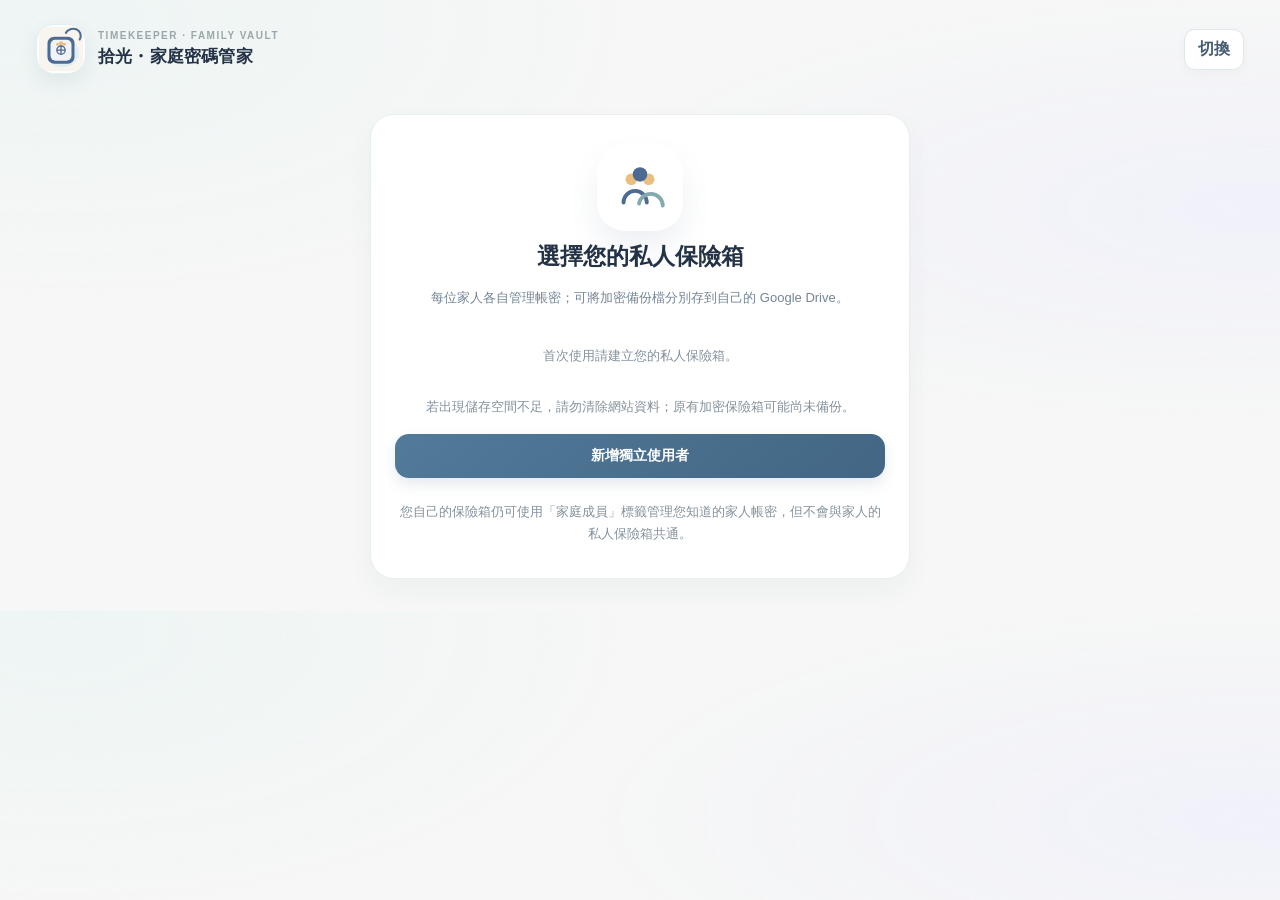
<file: index.html>
<!doctype html><html lang="zh-Hant"><head><meta charset="utf-8"><meta name="viewport" content="width=device-width,initial-scale=1,viewport-fit=cover"><meta name="color-scheme" content="light"><meta name="theme-color" content="#f8f5ef"><meta name="description" content="私密加密的家庭帳號密碼管理"><link rel="manifest" href="manifest.webmanifest"><link rel="icon" href="icons/favicon.png" sizes="32x32" type="image/png"><link rel="apple-touch-icon" href="icons/apple-touch-icon.png"><title>拾光・家庭密碼管家 V2.0.7</title><link rel="stylesheet" href="style.css?v=2.0.7"></head><body>
<div id="pwaUpdateBar" class="pwa-update hidden" role="status" aria-live="polite"><span id="pwaUpdateText">新版程式已可使用</span><button id="pwaUpdateBtn" type="button">更新介面</button><button id="pwaUpdateDismiss" type="button" aria-label="稍後更新">稍後</button></div><header class="top"><div class="brand"><div class="brandicon"><img src="icon.svg" alt=""></div><div><div class="eyebrow">TIMEKEEPER · FAMILY VAULT</div><strong>拾光・家庭密碼管家</strong></div></div><div class="topactions"><button id="switchProfile" class="tiny">切換</button><button id="lockBtn" class="tiny hidden">鎖定</button></div></header>
<main>
<section id="profilePicker" class="gate card hidden"><div class="heroicon hero-family"></div><h1>選擇您的私人保險箱</h1><p>每位家人各自管理帳密；可將加密備份檔分別存到自己的 Google Drive。</p><div id="profileList" class="profile-list"></div><p class="hint">若出現儲存空間不足，請勿清除網站資料；原有加密保險箱可能尚未備份。</p><button id="createProfile" class="primary wide" type="button">新增獨立使用者</button><form id="profileCreateForm" class="profile-create-form hidden"><div class="field"><label for="newProfileName">使用者名稱</label><input id="newProfileName" required maxlength="40" autocomplete="off" placeholder="例如：爸爸、媽媽"></div><p id="profileCreateError" class="form-error hidden" role="alert"></p><div class="actions"><button id="cancelProfileCreate" type="button" class="soft">取消</button><button type="submit" class="primary">確認建立</button></div></form><p class="hint">您自己的保險箱仍可使用「家庭成員」標籤管理您知道的家人帳密，但不會與家人的私人保險箱共通。</p></section>
<section id="gate" class="gate card"><div class="heroicon hero-vault"></div><div id="profileName" class="profile-label"></div><h1 id="gateTitle">歡迎來到家庭密碼管家</h1><p id="gateDesc">建立一組專屬主密碼，只有您可以解開保存的帳號資料。</p><div class="field"><label for="master">主密碼</label><input id="master" type="password" autocomplete="off" placeholder="輸入主密碼" minlength="12"></div><div id="confirmWrap" class="field"><label for="masterConfirm">再次確認主密碼</label><input id="masterConfirm" type="password" autocomplete="off" placeholder="再輸入一次"></div><button id="gateBtn" type="button" class="primary wide">建立加密資料庫</button><p id="gateError" class="form-error hidden" role="alert"></p><p class="hint">⚠️ 主密碼不會上傳；忘記後無法解密找回。建議使用長密語並自行安全保管。</p><div class="gateactions"><button id="gateImport" class="soft">📥 從加密檔還原</button></div><button id="switchFromGate" class="textbtn" type="button">← 切換使用者</button><input type="file" id="gateFile" accept=".json,application/json" hidden></section>
<section id="app" class="hidden"><div class="welcome"><div><div class="eyebrow">您的獨立加密保險箱 · <span id="activeProfileBadge"></span></div><h1>所有重要帳號，<br>安心整理在一起。</h1></div><div class="star"><img src="icon.svg" alt="品牌保險箱圖示"></div></div>
<div class="stats" aria-label="保險箱統計"><button class="stat" data-go="records"><b id="countAll">0</b><span>全部帳號</span></button><button class="stat" data-go="members"><b id="countMember">0</b><span>家庭成員</span></button><button class="stat" data-go="due"><b id="countDue">0</b><span>待檢查密碼</span></button></div>
<div id="recordsPage" class="page"><div class="records-topbar"><div class="records-search-wrap"><button class="soft sm sidebar-launch" id="sidebarToggle" type="button" aria-controls="categorySidebar" aria-expanded="true">收合分類</button><div class="searchbox"><span class="searchicon" aria-hidden="true"><svg viewBox="0 0 24 24" fill="none" stroke="currentColor" stroke-width="1.8" stroke-linecap="round" stroke-linejoin="round"><circle cx="10.5" cy="10.5" r="5.5"></circle><path d="M15 15l5 5"></path></svg></span><input id="search" type="search" aria-label="搜尋帳號與分類" aria-controls="searchSuggestions" aria-expanded="false" autocomplete="off" placeholder="搜尋網站、帳號、家人、分類或備註"><button id="clearSearch" class="clear-search hidden" type="button" aria-label="清除搜尋">✕</button><div id="searchSuggestions" class="search-suggestions hidden" role="group" aria-label="快速搜尋建議"></div></div></div><div class="records-top-actions"><select id="memberFilter" aria-label="選擇成員"></select><button class="primary sm" id="addRecord">新增帳號</button></div></div><div class="records-layout"><aside id="categorySidebar" class="category-sidebar" aria-label="帳號分類選擇" aria-hidden="true"><div class="sidebar-head"><div class="sidebar-title"><span class="section-kicker">CATEGORIES</span><h2>帳號分類</h2></div><div class="sidebar-head-actions"><button class="textbtn" id="addCategory">自訂分類</button><button class="soft sm" id="sidebarCollapseBtn" type="button">收合</button></div></div><p class="hint sidebar-hint">分類筆數會依帳號搜尋及家庭成員篩選更新。選取分類後立即顯示帳號。</p><div class="category-search-panel"><label class="sr-only" for="categorySearch">搜尋分類或群組</label><span aria-hidden="true" class="category-search-symbol">⌕</span><input id="categorySearch" type="search" placeholder="搜尋分類名稱，例如銀行、購物" autocomplete="off" aria-controls="categories"><button type="button" id="clearCategorySearch" class="category-search-clear hidden" aria-label="清除分類搜尋">清除</button></div><p id="categorySearchCount" class="category-search-count" role="status" aria-live="polite"></p><div id="categories" class="categories sidebar-categories"></div></aside><section class="records-main-panel"><div class="sectiontop records-main-top"><div class="section-heading"><span class="section-kicker">MY ACCOUNTS</span><h2 id="listTitle">全部帳號</h2></div><div class="record-head-actions"><label class="record-sort-label" for="recordSort">排序</label><select id="recordSort" class="record-sort" aria-label="帳號排序"><option value="name-asc">名稱 A→Z</option><option value="name-desc">名稱 Z→A</option><option value="updated-desc">最近修改</option><option value="updated-asc">最早修改</option><option value="member">所屬家人</option><option value="category">帳號分類</option></select><button class="soft sm" id="smartToggle" type="button" aria-pressed="false">智慧分類</button><button class="soft sm" id="batchToggle" type="button" aria-pressed="false">批次整理</button></div></div><div id="batchPanel" class="batch-panel hidden" aria-label="批次分類工具"><div class="batch-top"><strong id="batchCount" aria-live="polite">已選 0 筆</strong><div class="batch-tools"><button id="batchSelectAll" class="soft sm" type="button">全選目前清單</button><button id="batchClear" class="soft sm" type="button">取消全選</button></div></div><div class="batch-move"><label for="batchCategory">移動到分類</label><select id="batchCategory" aria-label="選擇要移動到的分類"></select><button id="batchApply" class="primary sm" type="button" disabled>確認移動</button></div><p class="hint">只會變更所勾選帳號的分類，不修改密碼、PIN、歷史紀錄或所屬家人。</p></div><section id="smartPanel" class="smart-panel hidden" aria-label="智慧分類建議"><div class="smart-head"><div><strong>智慧分類建議</strong><p class="hint">只分析這個裝置已解鎖帳號的名稱和網站網址，不上傳資料、不讀取密碼。每筆都要勾選確認才會修改。</p></div><button class="soft sm" type="button" id="smartClose">關閉</button></div><div class="smart-actions"><button class="soft sm" type="button" id="smartSelectAll">全選明確建議</button><button class="soft sm" type="button" id="smartClear">清除勾選</button><span id="smartCount" aria-live="polite"></span></div><div id="smartSuggestions" class="smart-suggestions"></div><div class="smart-footer"><button class="primary sm" type="button" id="smartApply" disabled>確認套用建議</button></div></section><div id="records" class="recordlist"></div></section>
  <aside class="desktop-insights" id="desktopInsights" aria-label="桌面快速資訊">
    <div id="desktopInsightsOverview">
    <div class="insights-head"><span class="section-kicker">WORKSPACE</span><h2>快速總覽</h2><p>只顯示帳號名稱與分類，不會在側欄顯示密碼。</p></div>
    <div class="insights-mini"><div><span>目前符合</span><strong id="desktopVisibleCount">0</strong><small>筆帳號</small></div><div><span>待檢查</span><strong id="desktopDueCount">0</strong><small>筆密碼</small></div></div>
    <div class="insights-section"><div class="insights-section-head"><h3>最近異動</h3><span>最新 5 筆</span></div><div id="desktopRecent" class="insights-recent"><p class="hint">尚無帳號資料</p></div></div>
    <div class="insights-section insights-shortcuts"><h3>常用操作</h3><button id="desktopAddRecord" type="button" class="primary wide">＋ 新增帳號</button><button id="desktopGoDue" type="button" class="soft wide">查看待檢查密碼</button><button id="desktopGoBackup" type="button" class="soft wide">加密備份設定</button></div>
    <p class="insights-footnote">不同家人的帳號只在目前已解鎖的保險箱內顯示。</p>
    </div>
    <section id="desktopDetailPanel" class="desktop-detail-panel hidden" aria-label="帳號詳細資訊">
      <div class="desktop-detail-tools"><span class="section-kicker">ACCOUNT DETAIL</span><button id="desktopDetailBack" type="button" class="soft sm">返回總覽</button></div><nav class="desktop-detail-nav" aria-label="切換帳號明細"><button id="desktopDetailPrev" class="soft sm" type="button" aria-label="上一筆帳號">‹ 上一筆</button><span id="desktopDetailPosition" role="status" aria-live="polite">— / —</span><button id="desktopDetailNext" class="soft sm" type="button" aria-label="下一筆帳號">下一筆 ›</button></nav>
      <div id="desktopDetailSlot"></div>
    </section>
  </aside>
  </div>
  <button id="sidebarBackdrop" class="sidebar-backdrop hidden" type="button" aria-label="關閉分類欄"></button></div>
<div id="membersPage" class="page hidden"><div class="sectiontop"><div class="section-heading"><span class="section-kicker">FAMILY LABELS</span><h2>家庭成員</h2></div><button id="addMember" class="primary sm">新增</button></div><p class="hint">這裡的家人是「您自己保險箱內」的分類標籤，您可保管已知的家人帳號。家人本人應從首頁建立獨立使用者，兩者資料不會共通。</p><div id="members" class="memberlist"></div></div>
<div id="duePage" class="page hidden"><div class="sectiontop"><div class="section-heading"><span class="section-kicker">SECURITY CHECK</span><h2>密碼更換提醒</h2></div></div><p class="hint">這裡會列出已超過您自訂檢查日期的帳號。通常不需為了定期更換而更換強密碼；懷疑外洩時應立即更換。</p><div id="dueList" class="recordlist"></div></div>
<div id="settingsPage" class="page hidden"><div class="sectiontop"><div class="section-heading"><span class="section-kicker">YOUR DATA</span><h2>資料與雲端</h2></div></div><div class="card settings"><h3>加密備份</h3><p>本機使用 AES-GCM 加密；匯出的 JSON 檔仍為加密內容。請自行確認檔案已存至 Google Drive。</p><button id="exportBtn" class="primary wide" type="button">下載加密備份檔</button><button id="shareBackup" class="soft wide" type="button">分享加密檔到 Google Drive（若支援）</button><button id="inspectBackupBtn" class="soft wide" type="button">先檢查加密備份檔（不覆蓋資料）</button><input id="inspectBackupFile" type="file" accept=".json,application/json" hidden><div id="backupInspection" class="backup-inspection hidden" role="status" aria-live="polite"></div><button id="importBtn" class="soft wide" type="button">從加密檔還原</button><input id="importFile" type="file" accept=".json,application/json" hidden></div><div class="card settings manual-backup"><h3>Google Drive 手動備份（免 OAuth）</h3><p>不用登入授權，也不用填 Apps Script 網址或 OAuth ID。先在上方下載或分享加密 JSON，再自行存進自己的 Google Drive 資料夾。</p><div class="backup-panel"><strong>本裝置加密檔產生紀錄</strong><p id="backupStatus" class="hint">尚未產生加密備份</p><p class="hint">此紀錄僅代表系統已產生或交出檔案，<strong>不代表 Google Drive 已完成上傳</strong>。請進入 Google Drive 親自確認檔案存在。</p></div><button id="showRecovery" class="soft wide" type="button">展開換機還原操作說明</button><div id="recoveryGuide" class="recovery-guide hidden"><h4>更換手機／電腦還原步驟</h4><ol><li>舊裝置解鎖保險箱，按「下載加密備份檔」，將 JSON 檔儲存到自己的 Google Drive。</li><li>先在 Google Drive 確認該加密檔可看到、可下載，不要先刪除舊裝置資料。</li><li>新裝置開啟同一套系統，建立自己的本機使用者，進入「從加密檔還原」。</li><li>由自己的 Google Drive 下載或使用檔案挑選器選擇 JSON 備份，輸入<strong>建立該備份時的主密碼</strong>解密。</li><li>核對帳號筆數、登入／交易密碼、PIN 與歷史紀錄。確認無誤後再使用。</li></ol><p class="hint">不同裝置不會自動同步；若兩邊都有修改，請先確認要保留哪一份，以免較舊的備份覆蓋新資料。</p></div></div><div class="card settings"><h3>本機儲存狀態檢查</h3><p>只顯示容量和資料庫狀態，不顯示帳號或密碼；不會刪除既有資料。</p><button id="checkStorage" class="soft wide" type="button">檢查 Chrome 儲存空間</button><button id="runSelfTest" class="soft wide" type="button">執行加密、備份與跨分頁防護測試</button><pre id="selfTestResult" class="storage-health" aria-live="polite">尚未執行測試</pre><pre id="storageHealth" class="storage-health" aria-live="polite">尚未檢查</pre></div><div class="card settings"><h3>安全提醒</h3><p>每人不同主密碼及獨立本機加密資料。閒置 5 分鐘會自動鎖定。本系統不會直接連接 Google Drive；分享或下載的備份檔仍為加密資料。請不要把加密備份與主密碼放在同一處。</p><button id="changeMaster" class="soft wide">更換主密碼</button></div><p class="version">拾光・家庭密碼管家 V2.0.7</p></div>
<nav class="bottom" aria-label="主選單">
<button data-tab="records" class="active"><span class="navicon nav-home"><svg viewBox="0 0 24 24" fill="none" stroke="currentColor" stroke-width="1.8" stroke-linecap="round" stroke-linejoin="round"><path d="M4 10.5L12 4l8 6.5"></path><path d="M6 9.8V20h12V9.8"></path><path d="M10 20v-5h4v5"></path></svg></span>帳號</button>
<button id="mobileCategoryTab" class="mobile-category-tab" type="button" aria-label="開啟帳號分類" aria-controls="categorySidebar" aria-expanded="false"><span class="navicon nav-categories"><svg viewBox="0 0 24 24" fill="none" stroke="currentColor" stroke-width="1.8" stroke-linecap="round" stroke-linejoin="round"><rect x="3.5" y="3.5" width="7" height="7" rx="2"></rect><rect x="13.5" y="3.5" width="7" height="7" rx="2"></rect><rect x="3.5" y="13.5" width="7" height="7" rx="2"></rect><rect x="13.5" y="13.5" width="7" height="7" rx="2"></rect></svg></span>分類</button>
<button data-tab="members"><span class="navicon nav-members"><svg viewBox="0 0 24 24" fill="none" stroke="currentColor" stroke-width="1.8" stroke-linecap="round" stroke-linejoin="round"><circle cx="9" cy="9" r="3"></circle><circle cx="16" cy="8" r="2.5"></circle><path d="M4.5 19a5.5 5.5 0 019 0"></path><path d="M13 18a4.5 4.5 0 017.5 0"></path></svg></span>家人</button>
<button data-tab="due"><span class="navicon nav-due"><svg viewBox="0 0 24 24" fill="none" stroke="currentColor" stroke-width="1.8" stroke-linecap="round" stroke-linejoin="round"><rect x="4" y="5" width="16" height="15" rx="3"></rect><path d="M8 3.8v3.4M16 3.8v3.4M4 9h16"></path></svg></span>提醒</button>
<button data-tab="settings"><span class="navicon nav-settings"><svg viewBox="0 0 24 24" fill="none" stroke="currentColor" stroke-width="1.8" stroke-linecap="round" stroke-linejoin="round"><circle cx="12" cy="12" r="3.3"></circle><path d="M19.4 15a1 1 0 00.2 1.1l.1.1a2 2 0 01-2.8 2.8l-.1-.1a1 1 0 00-1.1-.2 1 1 0 00-.6.9V20a2 2 0 01-4 0v-.2a1 1 0 00-.6-.9 1 1 0 00-1.1.2l-.1.1a2 2 0 01-2.8-2.8l.1-.1a1 1 0 00.2-1.1 1 1 0 00-.9-.6H4a2 2 0 010-4h.2a1 1 0 00.9-.6 1 1 0 00-.2-1.1l-.1-.1a2 2 0 012.8-2.8l.1.1a1 1 0 001.1.2 1 1 0 00.6-.9V4a2 2 0 014 0v.2a1 1 0 00.6.9 1 1 0 001.1-.2l.1-.1a2 2 0 012.8 2.8l-.1.1a1 1 0 00-.2 1.1 1 1 0 00.9.6H20a2 2 0 010 4h-.2a1 1 0 00-.9.6z"></path></svg></span>設定</button>
</nav></section></main>
<dialog id="editDialog"><form id="recordForm" class="dialogbody"><div class="dialogtop"><h2 id="editHeading">新增帳號</h2><button type="button" class="close" data-close="editDialog">✕</button></div><input id="editId" type="hidden"><div class="field"><label>網站／服務名稱 *</label><input id="rTitle" required maxlength="90" placeholder="例如：Google、銀行、購物平台"></div><div class="field"><label for="rUrl">登入網址 <small class="optional-tip">（填寫後可建議分類）</small></label><input id="rUrl" type="url" placeholder="https://example.com"></div><div class="twocol"><div class="field"><label>所屬家人</label><select id="rMember"></select></div><div class="field"><label for="rCategory">分類</label><input id="rCategorySearch" type="search" autocomplete="off" placeholder="搜尋分類，例如：銀行、影音" aria-label="搜尋帳號分類"><select id="rCategory" aria-label="帳號分類"></select><p id="rCategorySearchHint" class="hint category-search-hint" aria-live="polite"></p></div></div><div id="editCategoryAdvice" class="edit-category-advice hidden" role="status" aria-live="polite"><span id="editAdviceText"></span><button id="editApplyAdvice" class="soft sm" type="button">使用建議</button><button id="editDismissAdvice" type="button" class="textbtn">略過</button></div><div class="field"><label>登入帳號 / Email</label><input id="rUser" autocomplete="off" maxlength="180" placeholder="登入帳號"></div><div class="field"><label>密碼</label><div class="passwordrow"><input id="rPassword" type="password" autocomplete="new-password" placeholder="密碼"><button type="button" id="togglePassword" class="soft">顯示</button><button type="button" id="generatePassword" class="soft">產生</button></div></div><div class="transaction-section"><div class="transaction-head"><span class="transaction-symbol" aria-hidden="true">◆</span><div><strong>網路交易密碼</strong><p>選填 · 適用於網銀、證券、付款及其他內部交易驗證</p></div></div><div class="field"><label for="rTransactionPassword">交易密碼／內部操作密碼</label><div class="passwordrow"><input id="rTransactionPassword" type="password" autocomplete="new-password" placeholder="與登入密碼分開保存"><button type="button" id="toggleTransactionPassword" class="soft" aria-label="顯示交易密碼">顯示</button></div></div><div class="field"><label for="rTransactionChanged">交易密碼最後更換日期</label><input id="rTransactionChanged" type="date"></div><p class="hint">只有交易密碼內容變更時才會將舊值加入交易密碼歷史；與登入密碼歷史分開保存。</p></div><details class="advanced-security mobile-accordion" id="advancedSecurity"><summary><span class="section-symbol">✧</span><span><strong>進階安全資訊</strong><small>安全問題、PIN、恢復代碼（選填）</small></span><span class="disclosure-icon" aria-hidden="true">⌄</span></summary><div class="accordion-inner"><div class="advanced-heading"><span aria-hidden="true">✧</span><div><strong id="securityFieldsTitle">進階安全資訊</strong><p>選填 · 安全問題、PIN、備用驗證與恢復代碼</p></div></div><div class="field"><label for="rSecurityQuestion">安全問題</label><input id="rSecurityQuestion" maxlength="250" autocomplete="off" placeholder="例如：設定的安全問題"></div><div class="field"><label for="rSecurityAnswer">安全問題答案</label><div class="passwordrow"><input id="rSecurityAnswer" type="password" autocomplete="new-password" maxlength="2000" placeholder="答案將加密保存"><button type="button" class="soft" data-toggle-secret="rSecurityAnswer">顯示</button></div></div><div class="twocol"><div class="field"><label for="rSecurityPin">PIN 碼</label><div class="passwordrow"><input id="rSecurityPin" type="password" autocomplete="new-password" maxlength="100" placeholder="選填"><button type="button" class="soft" data-toggle-secret="rSecurityPin">顯示</button></div></div><div class="field"><label for="rSecurityPinChanged">PIN 更換日期</label><input id="rSecurityPinChanged" type="date"></div></div><div class="field"><label for="rRecoveryContact">備用驗證資訊</label><textarea id="rRecoveryContact" rows="2" maxlength="3000" placeholder="例如：備援信箱、備用電話、驗證方式（不需輸入一次性簡訊驗證碼）"></textarea></div><div class="field"><label for="rRecoveryCodes">恢復代碼（可每行一組）</label><div class="passwordrow recovery-editor"><textarea id="rRecoveryCodes" rows="4" maxlength="15000" placeholder="請勿與他人共享；建議只用於沒有其他安全保管方式時"></textarea><button type="button" class="soft" id="toggleRecoveryCodes">顯示</button></div><p class="hint">恢復代碼通常只能使用一次。使用後請手動更新保存內容；系統不會代替網站判斷是否已使用。</p></div></div></details><div class="twocol"><div class="field"><label>密碼更換日期</label><input id="rChanged" type="date"></div><div class="field"><label>下次檢查日期（選填）</label><input id="rDue" type="date"></div></div><div class="field"><label>備註</label><textarea id="rNote" rows="3" maxlength="2000" placeholder="例如：註冊電話、備用信箱、帳號用途"></textarea></div><p class="hint">修改密碼並儲存時，舊密碼與原更換時間會自動加入歷史紀錄。</p><div class="actions"><button type="button" class="soft" data-close="editDialog">取消</button><button type="submit" class="primary">儲存資料</button></div></form></dialog>
<dialog id="detailDialog"><div class="dialogbody"><div class="dialogtop"><h2 id="detailTitle"></h2><button class="close" data-close="detailDialog">✕</button></div><div id="detailContent"></div><div class="actions"><button id="deleteRecord" class="danger">刪除</button><button id="editRecord" class="primary">編輯</button></div></div></dialog>
<dialog id="smallDialog"><form id="smallForm" class="dialogbody"><div class="dialogtop"><h2 id="smallHeading"></h2><button type="button" class="close" data-close="smallDialog">✕</button></div><div class="field"><label id="smallLabel">名稱</label><input id="smallName" required maxlength="35"></div><div id="smallEmojiWrap" class="field"><label>自訂圖案（可輸入 Emoji）</label><input id="smallEmoji" maxlength="12" placeholder="例如：🌟；留空使用預設圖案"></div><div id="memberEmojiPicker" class="member-emoji-picker hidden"><div class="member-emoji-head"><span>快速選擇家人圖示</span><span id="memberEmojiPreview" class="member-emoji-preview" aria-label="目前圖示">👤</span></div><div id="memberEmojiChoices" class="member-emoji-choices"></div><p class="hint">也可以直接在上方輸入其他 Emoji；修改後不影響已儲存的帳號。</p></div><div class="actions"><button type="button" class="soft" data-close="smallDialog">取消</button><button type="submit" class="primary">儲存</button></div></form></dialog>
<div id="toast" role="status" aria-live="polite"></div>
<script src="app.js?v=2.0.7" defer></script></body></html>
</file>
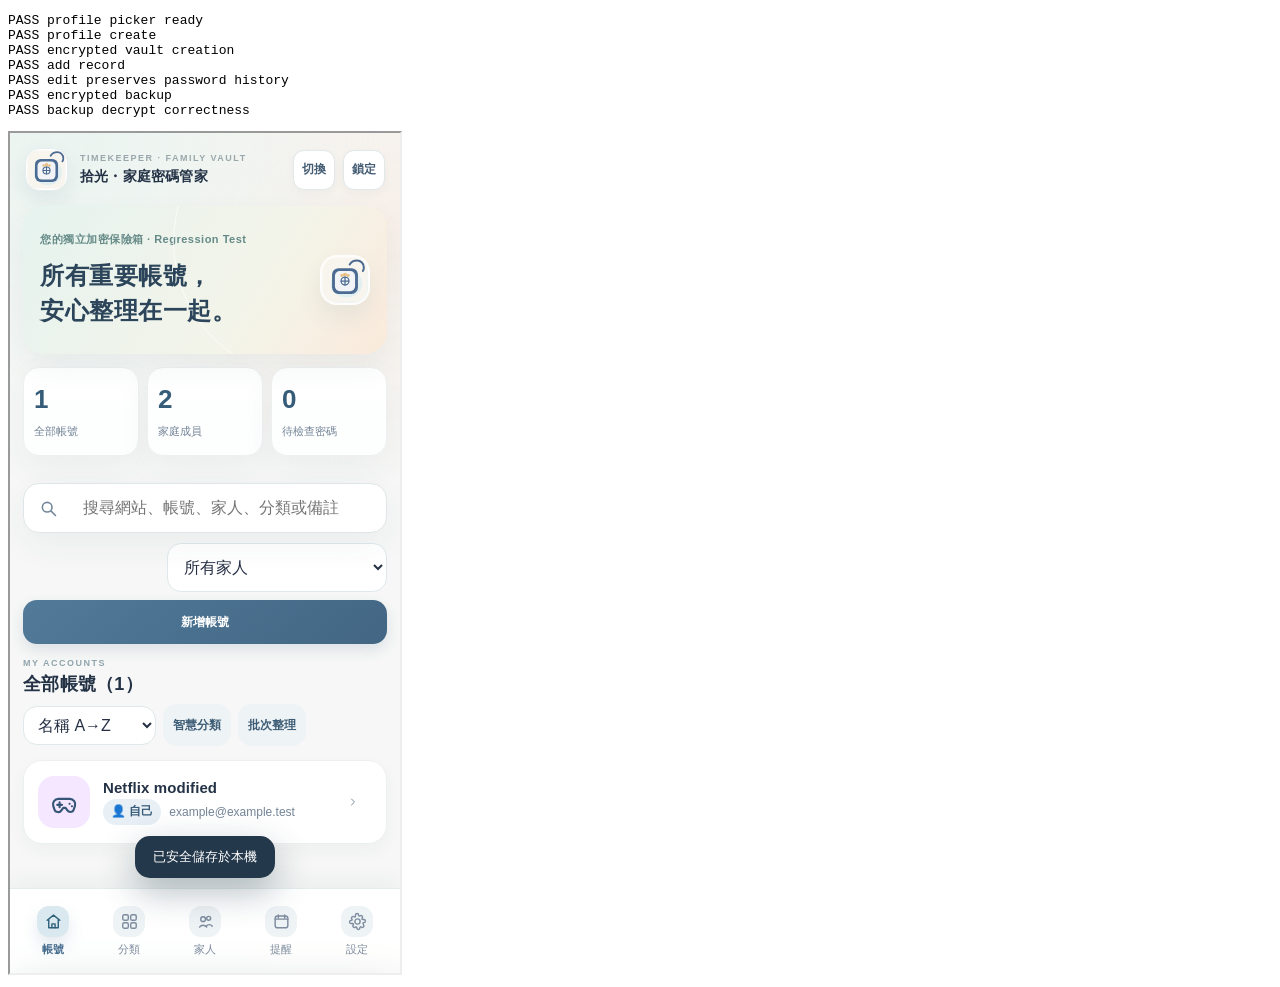
<file: regression-test.html>
<!doctype html><meta charset="utf-8"><title>Isolated regression test</title><pre id="results">RUNNING</pre><iframe src="index.html" id="site" style="width:390px;height:840px"></iframe>
<script>
const out=document.getElementById('results'), iframe=document.getElementById('site');let logs=[];
function log(s){logs.push(s);out.textContent=logs.join('\n')}
const delay=ms=>new Promise(r=>setTimeout(r,ms));
async function until(f,ms=15000){const start=Date.now();while(Date.now()-start<ms){if(f())return;await delay(100)}throw Error('Timed out: '+f.toString().slice(0,70))}
async function test(){const w=iframe.contentWindow,d=w.document,el=id=>d.getElementById(id),check=(x,s)=>{if(!x)throw Error(s);log('PASS '+s)};
await until(()=>el('createProfile')?.onclick);await delay(200);
check(!el('profilePicker').classList.contains('hidden'),'profile picker ready');
el('createProfile').click();el('newProfileName').value='Regression Test';el('profileCreateForm').dispatchEvent(new Event('submit',{bubbles:true,cancelable:true}));await until(()=>!el('gate').classList.contains('hidden'));
check(el('gateTitle').textContent.includes('建立'),'profile create');
el('master').value='A-long-testing-master-password!';el('masterConfirm').value=el('master').value;el('gateBtn').click();await until(()=>!el('app').classList.contains('hidden'),20000);check(true,'encrypted vault creation');
await w.eval("(async()=>{openEdit(); $('rTitle').value='Netflix';$('rUser').value='example@example.test';$('rPassword').value='secret123';$('rCategory').value='stream'; await saveRecordFromForm();})()");
check(w.eval('vault.records.length')===1,'add record');
await w.eval("(async()=>{openEdit(vault.records[0].id);$('rTitle').value='Netflix modified';$('rPassword').value='newpassword'; await saveRecordFromForm();})()");
check(w.eval('vault.records[0].history.length')===1,'edit preserves password history');
const env=await w.eval('backupEnvelope()');check(env?.data?.length>100,'encrypted backup');
const decoded=await w.eval("(async e=> (await dec(e,'A-long-testing-master-password!')).data.records[0].title)")(env);check(decoded==='Netflix modified','backup decrypt correctness');
let rejected=false;try{await w.eval("(async e=>(await dec(e,'wrong password')).data)")(env)}catch{rejected=true}check(rejected,'incorrect password rejected');
await w.eval("(async()=>{await lock();await unlock('A-long-testing-master-password!')})()");check(w.eval('vault.records[0].title')==='Netflix modified','lock and unlock retains record');
const saved=await w.eval('readPersistedEnvelope(activeProfileId)');check(saved.data===env.data,'backup matches storage');
check(w.eval('vault.categories.length')>=19,'all categories retained');log('ALL PASSED');
}
iframe.addEventListener('load',()=>test().catch(e=>log('FAILED '+String(e?.stack||e))));
</script>
</file>
<file: style.css>
:root{--bg:#f8f5ef;--ink:#253044;--muted:#718093;--line:#e8e9e8;--main:#4c6b92;--mainDark:#38536f;--white:#fff;--shadow:0 12px 38px rgba(43,61,79,.07)}*{box-sizing:border-box}body{margin:0;background:var(--bg);color:var(--ink);font-family:-apple-system,BlinkMacSystemFont,"Noto Sans TC","Microsoft JhengHei",sans-serif;padding-bottom:100px}button,input,select,textarea{font:inherit}button{cursor:pointer;border:0}button:disabled{opacity:.55;cursor:not-allowed}.hidden{display:none!important}.top{max-width:850px;margin:auto;display:flex;justify-content:space-between;align-items:center;padding:23px 20px 15px}.brand{display:flex;align-items:center;gap:11px}.brandicon{width:50px;height:50px;border-radius:18px;background:linear-gradient(145deg,#eff6f4,#dce9e6);display:grid;place-items:center;overflow:hidden;box-shadow:0 10px 22px rgba(76,107,146,.12)}.brandicon img{width:100%;height:100%;display:block}.brand strong{font-size:17px;letter-spacing:.5px}.eyebrow{font-size:10px;font-weight:800;color:#9aa7aa;letter-spacing:1.5px;margin-bottom:4px}.tiny{padding:8px 10px;color:var(--main);border-radius:11px;background:#e6edf2}main{max-width:850px;padding:0 18px;margin:auto}.welcome{padding:26px 7px 20px;display:flex;justify-content:space-between;align-items:center}.welcome h1{font-size:clamp(25px,5vw,37px);line-height:1.42;margin:8px 0 0;letter-spacing:.5px}.star{width:64px;height:64px;border-radius:22px;background:linear-gradient(145deg,#fff8ef,#ecf4f4);display:grid;place-items:center;box-shadow:var(--shadow)}.star img{width:100%;height:100%;display:block}.stats{display:grid;grid-template-columns:repeat(3,1fr);gap:10px;margin-bottom:30px}.stat{text-align:left;background:#fff;border:1px solid #ecedef;border-radius:20px;padding:18px 15px;box-shadow:var(--shadow);color:var(--ink)}.stat b{display:block;font-size:29px;margin-bottom:6px}.stat span{color:var(--muted);font-size:12px}.sectiontop{display:flex;align-items:center;justify-content:space-between;gap:8px;margin:22px 0 15px}.sectiontop h2{font-size:19px;margin:0}.textbtn{color:var(--main);background:transparent;font-size:13px;font-weight:700}.categories{display:grid;grid-template-columns:repeat(4,1fr);gap:11px}.category{background:#fff;border:2px solid transparent;border-radius:18px;min-height:107px;padding:13px 5px 11px;display:flex;flex-direction:column;justify-content:center;align-items:center;gap:8px;box-shadow:var(--shadow);color:var(--ink)}.category.selected{border-color:#7292af;background:#f1f7fa}.category .art{display:grid;place-items:center;width:48px;height:48px;border-radius:16px;font-size:27px}.category small{font-size:12px;font-weight:700}.category .num{font-size:10px;color:var(--muted)}.filters{display:flex;gap:8px;margin-bottom:14px}.filters input{min-width:0;flex:1}.filters select{width:125px}.recordlist,.memberlist{display:grid;gap:10px}.record,.member{display:flex;align-items:center;gap:13px;text-align:left;border:1px solid #edf0f1;border-radius:18px;background:#fff;padding:15px 14px;box-shadow:var(--shadow);color:var(--ink);width:100%}.record .ricon,.member .ricon{font-size:25px;display:grid;place-items:center;width:49px;height:49px;flex:none;border-radius:15px;background:#eef4f8}.rinfo{flex:1;min-width:0}.rinfo strong{font-size:15px;display:block;overflow:hidden;text-overflow:ellipsis;white-space:nowrap}.rinfo small{display:block;font-size:12px;color:var(--muted);margin-top:5px;overflow:hidden;text-overflow:ellipsis;white-space:nowrap}.chevron{color:#94a3ae}.empty{background:#fff;border:1px dashed #dbe3e8;text-align:center;padding:35px 12px;border-radius:19px;color:var(--muted)}.card{background:#fff;border:1px solid #edf0f1;border-radius:22px;box-shadow:var(--shadow);padding:21px}.gate{max-width:460px;margin:34px auto 0;text-align:center;padding:29px 24px}.heroicon{font-size:46px}.gate h1{font-size:22px;margin:8px 0}.gate p{color:var(--muted);font-size:13px;line-height:1.7}.gate .field{text-align:left}.gateactions{display:flex;gap:9px;margin-top:14px}.gateactions button{flex:1;font-size:12px}.hint{color:#84919c!important;font-size:12px;line-height:1.7;margin:9px 0}.field{margin:13px 0}.field label{display:block;color:#4e5c6c;font-size:12px;font-weight:700;margin-bottom:8px}input,textarea,select{width:100%;border:1px solid #dfe6e9;background:#fafcfd;border-radius:12px;padding:12px 12px;outline:none;color:#253044;font-size:15px}input:focus,textarea:focus,select:focus{border-color:#6f9ec2;box-shadow:0 0 0 3px #e8f1f8}.primary,.soft,.danger{border-radius:12px;padding:12px 17px;font-weight:750;font-size:14px}.primary{background:var(--main);color:#fff}.primary:hover{background:var(--mainDark)}.soft{background:#edf2f5;color:#47617d}.danger{background:#fff0f0;color:#ac4f55}.sm{padding:10px 13px;font-size:12px}.wide{width:100%;margin:6px 0}.bottom{position:fixed;bottom:0;left:0;right:0;z-index:10;background:#ffffffed;backdrop-filter:blur(12px);border-top:1px solid #e7e9eb;display:flex;justify-content:space-around;padding:11px max(15px,env(safe-area-inset-right)) calc(10px + env(safe-area-inset-bottom))}.bottom button{display:flex;flex-direction:column;align-items:center;gap:3px;background:transparent;color:#7d8c9e;font-size:11px;min-width:65px}.bottom button span{font-size:23px}.bottom button.active{color:var(--main);font-weight:800}.settings{margin:12px 0}.settings h3{margin:0 0 9px;font-size:17px}.settings p{color:var(--muted);font-size:13px;line-height:1.75}.version{text-align:center;color:#9da8b1;font-size:11px;margin:22px}dialog{border:none;border-radius:22px;padding:0;box-shadow:0 25px 90px #172b3e44;width:min(95vw,540px);max-height:90dvh;color:var(--ink)}dialog::backdrop{background:#1a2c3b99}.dialogbody{padding:22px;overflow:auto;max-height:90dvh}.dialogtop{display:flex;justify-content:space-between;align-items:center}.dialogtop h2{margin:0;font-size:20px}.close{background:#edf1f4;width:32px;height:32px;border-radius:50%}.twocol{display:grid;grid-template-columns:1fr 1fr;gap:10px}.passwordrow{display:flex;gap:5px}.passwordrow input{min-width:0}.passwordrow button{padding:9px}.actions{display:flex;justify-content:flex-end;gap:8px;margin-top:20px}.dfield{margin:16px 0}.dfield .lab{font-size:12px;color:#8b99a6;margin-bottom:7px}.dfield .val{overflow-wrap:anywhere;font-size:15px}.secret{display:flex;align-items:center;gap:8px;flex-wrap:wrap}.secret code{background:#f4f6f8;padding:8px;border-radius:8px;overflow-wrap:anywhere}.history{border-top:1px solid #e9eef0;padding:11px 0}.history:first-child{border-top:none}.history small{display:block;color:#8b99a6;margin-bottom:7px}.history .secret{font-size:12px}.link{color:#466e96}.due{color:#b65f43}.settings .field{text-align:left}#toast{position:fixed;bottom:95px;left:50%;transform:translateX(-50%);background:#24384b;color:#fff;border-radius:13px;padding:12px 18px;display:none;z-index:99;font-size:13px;max-width:90vw;text-align:center}@media(max-width:430px){.categories{grid-template-columns:repeat(4,minmax(0,1fr));gap:7px}.category{min-height:99px}.category .art{width:42px;height:42px}.category small{font-size:11px}.top{padding:18px 15px 10px}.brand strong{font-size:15px}.stat{padding:15px 11px}.stat b{font-size:25px}.gateactions{flex-direction:column}.filters select{width:108px}.dialogbody{padding:18px}.twocol{gap:7px}}

.profile-list{display:grid;gap:10px;margin:20px 0}.profile-choice{display:flex;align-items:center;gap:13px;text-align:left;background:#f6fafb;border:1px solid #e4ebed;border-radius:16px;padding:13px;width:100%;color:var(--ink)}.profile-choice .ricon{font-size:28px;padding:9px;background:#e7eff3;border-radius:13px}.profile-label{display:inline-block;background:#e7f1eb;color:#466e62;border-radius:100px;padding:6px 13px;font-size:13px;font-weight:800;margin:10px auto}.topactions{display:flex;gap:6px}.gate .textbtn{margin-top:18px}.profile-choice:hover{background:#edf6f7}

.cloud-backups{display:grid;gap:8px;margin-top:10px}.backup-choice{text-align:left;width:100%}.cloud-backups .rinfo{min-width:0}.cloud-backups small{overflow-wrap:anywhere}

.backup-panel{border:1px solid #d8e5e6;background:#f5fbfa;border-radius:15px;padding:14px;margin:12px 0}.toggleline{display:flex;gap:12px;align-items:center;font-weight:600;font-size:14px;margin:9px 0}.toggleline input{width:20px;height:20px;flex:none;accent-color:#247d79}.backup-panel .hint{overflow-wrap:anywhere}

.recovery-guide{border:1px solid #d3e3ee;background:#f5f9fd;border-radius:16px;padding:16px;margin:12px 0;text-align:left}.recovery-guide h4{margin:0 0 10px}.recovery-guide ol{padding-left:23px;margin:0}.recovery-guide li{margin:0 0 10px;font-size:13px;line-height:1.7}.recovery-guide strong{color:#38536f}

.svgicon{display:inline-flex;align-items:center;justify-content:center;color:#47617d;vertical-align:middle}
.svgicon svg{width:1.25em;height:1.25em;display:block}
.svgicon.sm svg{width:1em;height:1em}.svgicon.md svg{width:1.2em;height:1.2em}.svgicon.lg svg{width:1.5em;height:1.5em}
.emoji-fallback{font-size:1.05em;line-height:1}
.category .art{padding:0}
.category .art .svgicon{color:#355676}
.ricon .svgicon{color:#355676}
.profile-choice .ricon,.record .ricon,.member .ricon{display:grid;place-items:center}
.profile-choice .ricon{width:50px;height:50px;flex:none;background:#e8f1f5;border-radius:16px}
.chevron .svgicon{color:#7b8b98}
.titleicon{display:inline-flex;margin-right:8px;vertical-align:middle}
#detailTitle{display:flex;align-items:center;gap:8px}
.heroicon{width:86px;height:86px;margin:0 auto 8px;border-radius:28px;background:linear-gradient(145deg,#fff8ef,#edf5f5);box-shadow:0 16px 30px rgba(76,107,146,.10);background-position:center;background-repeat:no-repeat;background-size:72% auto}
.hero-vault{background-image:url("data:image/svg+xml,%3Csvg xmlns='http://www.w3.org/2000/svg' viewBox='0 0 64 64'%3E%3Crect x='11' y='12' width='34' height='38' rx='10' fill='%234c6b92'/%3E%3Crect x='16' y='17' width='24' height='28' rx='7' fill='white' fill-opacity='.94'/%3E%3Ccircle cx='28' cy='31' r='5.2' fill='none' stroke='%234c6b92' stroke-width='2.6'/%3E%3Cpath d='M28 26.5v9M23.5 31h9' stroke='%234c6b92' stroke-width='2.6' stroke-linecap='round'/%3E%3Cpath d='M42 14c2.4-5.7 8-9 14-9 8.3 0 15 6.7 15 15 0 2-.4 3.7-1.2 5.4' stroke='%23e9bf80' stroke-width='4' fill='none' stroke-linecap='round' transform='translate(-12 0)'/%3E%3C/svg%3E")}
.hero-family{background-image:url("data:image/svg+xml,%3Csvg xmlns='http://www.w3.org/2000/svg' viewBox='0 0 64 64'%3E%3Ccircle cx='23' cy='23' r='6' fill='%23e9bf80'/%3E%3Ccircle cx='41' cy='23' r='6' fill='%23e9bf80'/%3E%3Ccircle cx='32' cy='18' r='7.5' fill='%234c6b92'/%3E%3Cpath d='M15 47c0-6.6 5.4-12 12-12s12 5.4 12 12' fill='none' stroke='%234c6b92' stroke-width='4' stroke-linecap='round'/%3E%3Cpath d='M31 48c1.2-5.7 6.2-10 12.2-10 6.8 0 12.3 5.5 12.3 12' fill='none' stroke='%2382aab0' stroke-width='4' stroke-linecap='round'/%3E%3C/svg%3E")}
.navicon{width:34px;height:34px;border-radius:12px;background:#eef3f6;display:grid!important;place-items:center}
.navicon svg{width:19px;height:19px;display:block}
.bottom button.active .navicon{background:#dde9f2;color:#355676;box-shadow:0 8px 16px rgba(76,107,146,.15)}
.bottom button{gap:6px}
#search{padding-left:14px}
.sectiontop h2{display:flex;align-items:center;gap:8px}
.version{letter-spacing:.4px}

/* V1.6 — warm editorial UI, no new dependencies */
:root{--bg:#f6f7f6;--ink:#243246;--muted:#748597;--line:#e6ebee;--main:#496f91;--mainDark:#345976;--shadow:0 12px 34px rgba(46,69,87,.055)}
body{background:radial-gradient(ellipse 80% 270px at 15% 1%,#ebf4f0 0%,transparent 100%),radial-gradient(ellipse 75% 240px at 98% 13%,#f7efe8 0%,transparent 100%),var(--bg);-webkit-tap-highlight-color:transparent}
.top{padding-top:22px;padding-bottom:19px}
.brand{gap:12px}.brand strong{font-size:17px;letter-spacing:.2px}
.brandicon{background:#fff;border:1px solid #e4eef0;box-shadow:0 8px 20px rgba(44,87,106,.09)}
.topactions{gap:8px}.tiny{min-height:41px;border:1px solid #e0e8ea;background:#fff;color:#465e74;font-weight:700;padding:9px 13px;box-shadow:0 3px 10px rgba(40,66,83,.035)}
main{padding:0 19px}.welcome{padding:24px 22px 22px;margin-bottom:17px;border-radius:27px;min-height:165px;background:linear-gradient(122deg,#e6f3ef,#f4f4e9 65%,#faeadb);box-shadow:0 13px 30px rgba(52,87,86,.065);position:relative;overflow:hidden}
.welcome::before{content:'';position:absolute;right:-58px;top:-100px;width:270px;height:270px;border:1px solid rgba(255,255,255,.65);border-radius:50%;pointer-events:none}
.welcome h1{font-size:clamp(24px,4.9vw,35px);line-height:1.42;margin-top:12px;color:#2c455a;position:relative}.welcome .eyebrow{font-size:11px;color:#658a87;letter-spacing:.5px}
.welcome .star{z-index:1;flex:none;width:66px;height:66px;border:2px solid rgba(255,255,255,.8);box-shadow:0 12px 24px rgba(70,111,137,.09);border-radius:21px}
.stats{gap:11px;margin-bottom:33px}.stat{border:1px solid #edf0f1;border-radius:21px;padding:18px 16px 16px;background:linear-gradient(180deg,#fff,#fdfefe);min-height:102px;transition:transform .14s ease,box-shadow .14s ease}
.stat:active,.category:active,.record:active,.profile-choice:active{transform:scale(.985)}
.stat b{font-size:29px;color:#355c78;font-variant-numeric:tabular-nums}.stat span{font-size:12px;line-height:1.5}
.sectiontop{margin-top:25px;margin-bottom:14px;align-items:end}.section-heading{display:grid;gap:4px}.section-kicker{font-size:9px;font-weight:850;letter-spacing:1.5px;color:#90a4ad}
.sectiontop h2{font-size:19px;letter-spacing:.25px}.sectiontop button{min-height:39px}
.categories{gap:10px}.category{border:1px solid #edf0f1;border-radius:21px;padding:14px 5px 11px;min-height:122px;box-shadow:0 8px 20px rgba(38,72,86,.045);transition:transform .14s ease,background .14s ease,border .14s ease}
.category.selected{background:#f0f8fa;border:1.5px solid #7ca4ad;box-shadow:0 7px 17px rgba(67,111,128,.09)}
.category .art{height:50px;width:50px;border-radius:16px;box-shadow:inset 0 1px 0 rgba(255,255,255,.7)}
.category .art .svgicon{font-size:26px;color:#3f6079}.category small{font-size:12px;line-height:1.35}.category .num{color:#8898a5}
.filters{gap:9px;margin-bottom:15px}.filters input,.filters select{background:#fff;min-height:49px}
.record,.member,.profile-choice{border-radius:19px;border-color:#edf0f2;box-shadow:0 7px 17px rgba(42,67,88,.04);min-height:79px}
.record .ricon,.member .ricon{height:52px;width:52px;border-radius:16px;font-size:24px}
.record .rinfo strong,.member .rinfo strong{font-size:15px;letter-spacing:.1px}.record .rinfo small{line-height:1.6;margin-top:3px}
.chevron{display:flex;align-items:center;color:#98a6b3}
.card{border-radius:24px;border-color:#e9eef0;box-shadow:0 12px 28px rgba(41,74,90,.045)}
.gate{padding:30px 24px 24px;margin-top:25px}.gate h1{font-size:23px;line-height:1.5}.gate .hint{margin-top:16px}
.field label{font-size:12px;letter-spacing:.12px;margin-bottom:7px}input,textarea,select{border-radius:14px;background:#fff;min-height:47px;border-color:#dfe8eb}
input:focus-visible,textarea:focus-visible,select:focus-visible,button:focus-visible{outline:2px solid #5e91ac;outline-offset:2px}
.primary,.soft,.danger{border-radius:14px;min-height:44px;transition:filter .14s ease}.primary{background:linear-gradient(140deg,#527a99,#426684);box-shadow:0 6px 14px rgba(62,101,135,.14)}.primary:active,.soft:active{filter:brightness(.94)}
.soft{background:#eef3f5;color:#3d5c75}.wide{margin-top:7px;margin-bottom:7px}
.settings{margin:13px 0 18px;padding:22px}.settings h3{font-size:17px}.settings p{line-height:1.8}.backup-panel{background:linear-gradient(130deg,#f2faf9,#f5f9fc);border-color:#dfe9eb}
.bottom{padding-top:10px;border-color:#e5eced;box-shadow:0 -5px 22px rgba(43,77,100,.055)}.bottom button{padding:2px 6px;min-height:53px;min-width:65px}.navicon{width:36px;height:35px}.bottom button.active .navicon{background:#dae9ef;color:#2f617b}
dialog{border-radius:25px;max-width:calc(100% - 20px)}.dialogbody{padding:24px}.dialogtop{margin-bottom:17px}.close{min-height:36px;min-width:36px}.actions{flex-wrap:wrap}.actions button{min-width:83px}
.empty{border-radius:19px;border-color:#d8e5e8;background:#fcfefe;padding:34px 15px;line-height:1.8}
#toast{box-shadow:0 13px 36px #1a364555;border-radius:15px}
@media(max-width:430px){.top{padding:15px 15px 13px}.brand strong{font-size:14px}.brandicon{width:43px;height:43px;border-radius:15px}.eyebrow{font-size:9px}.tiny{font-size:12px;min-height:37px;padding:7px 8px}main{padding:0 13px}.welcome{margin:2px 0 13px;padding:20px 17px;min-height:148px;border-radius:22px}.welcome h1{font-size:24px}.welcome .star{width:50px;height:50px;border-radius:17px}.stats{gap:8px;margin-bottom:27px}.stat{padding:15px 10px;min-height:89px;border-radius:16px}.stat b{font-size:26px}.stat span{font-size:11px}.categories{gap:7px}.category{border-radius:16px;min-height:108px;padding:10px 3px}.category .art{width:42px;height:42px;border-radius:13px}.category .art .svgicon{font-size:23px}.category small{font-size:10.5px}.sectiontop h2{font-size:18px}.settings{padding:17px}.dialogbody{padding:18px}}
@media(prefers-reduced-motion:reduce){.stat,.category,.record,.profile-choice,.primary,.soft{transition:none}}

/* Locked recovery shows only cloud settings, never previous account lists. */
.recovery-mode .welcome,.recovery-mode .stats,.recovery-mode .bottom,.recovery-mode #recordsPage,.recovery-mode #membersPage,.recovery-mode #duePage{display:none!important}
.recovery-mode #settingsPage .settings:first-of-type,.recovery-mode #settingsPage .settings:last-of-type{display:none!important}

.profile-create-form{margin:14px 0;padding:16px;border:1px solid #d9e7ed;border-radius:16px;background:#f7fafc;text-align:left}.form-error{color:#ab313a;background:#fff0f1;border:1px solid #f4cbd0;border-radius:12px;padding:11px 13px;font-size:13px;line-height:1.6;text-align:left;overflow-wrap:anywhere}.profile-create-form .actions{margin-top:10px}

/* v1.7.3 optional transaction credential */
.transaction-section{border:1px solid #d9e7ed;border-radius:18px;padding:15px;margin:18px 0;background:linear-gradient(155deg,#f5fafc,#ffffff)}
.transaction-head{display:flex;gap:12px;align-items:center;margin-bottom:12px}.transaction-head strong{font-size:15px}.transaction-head p{font-size:12px;color:#687b8d;margin:4px 0 0;line-height:1.55}.transaction-symbol{width:37px;height:37px;border-radius:12px;background:#e2eef4;color:#50718d;display:grid;place-items:center;flex:none}.transaction-detail{border-left:3px solid #c5dce7;padding-left:12px}

/* V1.7.4 進階安全資訊 */
.advanced-security{margin:20px 0;border:1px solid #cfdfeb;background:linear-gradient(160deg,#f7fbff,#f1f7f6);padding:16px;border-radius:19px}
.advanced-heading{display:flex;align-items:center;gap:11px;margin-bottom:10px}.advanced-heading>span{display:grid;place-items:center;flex:none;width:43px;height:43px;border-radius:14px;background:#deebf4;color:#355b78;font-size:25px}
.advanced-heading strong{display:block;font-size:16px}.advanced-heading p{margin:4px 0 0;color:#6f8090;font-size:12px;line-height:1.5}
.advanced-security .field label{line-height:1.5}.advanced-security .passwordrow{align-items:center}
.recovery-editor{position:relative}.recovery-editor textarea{flex:1;min-width:0;resize:vertical;-webkit-text-security:disc;filter:blur(5px);letter-spacing:2px}.recovery-editor textarea.recovery-visible{-webkit-text-security:none;filter:none;letter-spacing:normal}
.advanced-detail{background:#f7fafc;border-radius:15px;padding:15px}.advanced-detail .lab{margin-top:16px}.advanced-detail .lab:first-of-type{margin-top:0}
.multiline{white-space:pre-wrap;overflow-wrap:anywhere}.advanced-detail .secret code{white-space:pre-wrap;max-width:100%}
@media(max-width:480px){.advanced-security{padding:12px}.advanced-security .twocol{grid-template-columns:1fr}.recovery-editor{flex-direction:column;align-items:stretch}.recovery-editor button{align-self:flex-end}}

.storage-health{white-space:pre-wrap;overflow-wrap:anywhere;padding:12px;background:#f4f8fb;color:#39516b;border-radius:12px;font:12px/1.8 system-ui,sans-serif}

/* V1.7.8: phone & tablet */
html{scroll-padding-top:68px}button{touch-action:manipulation}button:focus-visible,summary:focus-visible{outline:3px solid #5a85a8;outline-offset:3px}
.pwa-update{position:sticky;top:0;z-index:120;display:flex;align-items:center;justify-content:center;gap:10px;padding:12px max(12px,env(safe-area-inset-right));background:#e2f1eb;color:#264b43;border-bottom:1px solid #bedbd3;font-size:13px;font-weight:700}
.pwa-update button{border-radius:10px;padding:8px 12px;background:#3d766a;color:white;font-weight:700}.pwa-update #pwaUpdateDismiss{background:transparent;color:#37564f}
.mobile-accordion{display:block;background:#f5f8fc;border:1px solid #dce7ee;border-radius:18px;padding:0;margin:16px 0;overflow:hidden}
.mobile-accordion>summary{display:flex;align-items:center;gap:11px;cursor:pointer;padding:17px 14px;list-style:none;min-height:68px;user-select:none}
.mobile-accordion>summary::-webkit-details-marker{display:none}.mobile-accordion summary strong{display:block;font-size:15px}.mobile-accordion summary small{display:block;color:#758696;font-size:11px;line-height:1.6;margin-top:4px}
.mobile-accordion .section-symbol{width:36px;height:36px;display:grid;place-items:center;background:#e5edfb;color:#43648c;border-radius:12px;flex:none;font-size:23px}
.disclosure-icon{margin-left:auto;font-size:23px;color:#687f91;transition:transform .15s}.mobile-accordion[open] .disclosure-icon{transform:rotate(180deg)}
.mobile-accordion .accordion-inner{padding:2px 14px 16px;border-top:1px solid #dce7ee}
.cloud-action-state{margin:10px 0;border-radius:12px;border:1px solid #d5e5eb;background:#f3f9fc;padding:11px 12px;font-size:12px;line-height:1.6;color:#456678}
.cloud-action-state.working{background:#fff7e8;border-color:#ecd7a9;color:#825b24}.cloud-action-state.failed{background:#fff2ef;border-color:#efcbc3;color:#9b4a41}.cloud-action-state.ok{background:#eef9f1;border-color:#cce6d1;color:#376d4d}
@media(max-width:700px){
  .top{position:relative;gap:8px}.topactions{flex-wrap:wrap;justify-content:flex-end}.topactions .tiny{min-height:40px}
  .dialogbody{padding:18px 16px calc(28px + env(safe-area-inset-bottom));}
  dialog{width:100vw;max-width:100vw;max-height:calc(100dvh - 8px);border-radius:23px 23px 0 0;margin:auto 0 0;position:fixed;bottom:0;top:auto;left:0;right:0}
  dialog[open]{overscroll-behavior:contain}.dialogbody{max-height:calc(100dvh - 8px);overflow:auto;overscroll-behavior:contain}
  .dialogtop{position:sticky;top:-18px;z-index:3;background:rgba(255,255,255,.98);margin:-18px -16px 12px;padding:18px 16px 12px;border-bottom:1px solid #ecf0f2}
  .dialogtop .close{width:44px;height:44px;flex:none}.actions{position:sticky;bottom:0;background:rgba(255,255,255,.97);padding:12px 0 calc(8px + env(safe-area-inset-bottom));margin-bottom:-12px;z-index:3}
  .actions button,.passwordrow button{min-height:44px}.field input,.field select,.field textarea{font-size:16px;min-height:46px}
  .categories{gap:9px}.category{min-height:104px}.bottom button{min-height:50px}.record{min-height:68px}
  #detailDialog .secret{gap:7px}#detailDialog .secret code{max-width:100%;white-space:pre-wrap;word-break:break-all}
}
@media(min-width:701px){dialog{max-width:580px}.dialogbody{padding:24px}}
@media(prefers-reduced-motion:reduce){.disclosure-icon{transition:none}*{scroll-behavior:auto!important}}

/* V1.8.3: accessible batch categorization */
.record-head-actions{display:flex;align-items:center;gap:7px;flex-wrap:wrap}.batch-panel{background:#fff;border:1px solid #d8e5ed;border-radius:18px;padding:15px;margin:0 0 14px;box-shadow:var(--shadow)}.batch-top,.batch-tools,.batch-move{display:flex;align-items:center;gap:9px;flex-wrap:wrap}.batch-top{justify-content:space-between;margin-bottom:12px}.batch-move label{font-size:12px;font-weight:700;color:#47617d}.batch-move select{width:auto;flex:1;min-width:140px}.batch-record{display:flex;align-items:center;gap:8px}.batch-record .record{flex:1;min-width:0}.batch-check{display:grid;place-items:center;min-width:35px;min-height:45px;cursor:pointer}.batch-check input{width:22px;height:22px;accent-color:#4c6b92;cursor:pointer}.sr-only{position:absolute;width:1px;height:1px;padding:0;margin:-1px;overflow:hidden;clip:rect(0,0,0,0);white-space:nowrap;border:0}@media(max-width:480px){.batch-move select{min-width:110px}.batch-top{align-items:flex-start}.batch-tools .sm{padding:9px 10px}.record-head-actions{gap:5px}.record-head-actions .sm{padding:9px 10px}}

/* V1.8.4 – smart categorization, compact responsive review */
.smart-panel{border:1px solid #d5e6e9;background:#fff;border-radius:18px;padding:16px;margin:0 0 15px;box-shadow:var(--shadow)}.smart-head,.smart-actions,.smart-footer{display:flex;gap:10px;align-items:center;justify-content:space-between;flex-wrap:wrap}.smart-head{align-items:flex-start}.smart-head .hint{max-width:630px;margin:6px 0 10px}.smart-actions{justify-content:flex-start;margin-bottom:12px}.smart-actions span{color:#526982;font-size:13px}.smart-suggestions{display:grid;gap:8px;max-height:340px;overflow:auto}.smart-item{display:flex;align-items:center;gap:12px;border:1px solid #e2e9ef;border-radius:12px;padding:11px;cursor:pointer}.smart-item input{width:21px;height:21px;accent-color:#486c86;flex-shrink:0}.smart-item span{display:grid;gap:3px;min-width:0;overflow-wrap:anywhere}.smart-item small{color:#526982}.smart-footer{justify-content:flex-end;margin-top:12px}@media(max-width:480px){.smart-panel{padding:12px}.smart-head{gap:6px}.smart-actions .sm{padding:8px}.smart-suggestions{max-height:270px}}

/* V1.8.5 – compact, accessible category groups */
#categories.categories{display:block}
.cat-all{max-width:210px;margin-bottom:12px}
.cat-all .category{width:100%}
.cat-groups{display:grid;gap:10px}
.cat-group{border:1px solid #e5ebee;border-radius:19px;background:#fff;overflow:hidden;box-shadow:0 6px 18px rgba(42,67,88,.035)}
.cat-group>summary{list-style:none;display:flex;align-items:center;gap:12px;padding:13px 15px;min-height:65px;cursor:pointer;user-select:none}
.cat-group>summary::-webkit-details-marker{display:none}
.cat-group>summary:focus-visible{outline:3px solid #5a85a8;outline-offset:-3px;border-radius:16px}
.cat-group-icon{width:41px;height:41px;flex:none;border-radius:13px;background:#eaf2f7;display:grid;place-items:center;color:#456b87}
.cat-group-icon svg{width:23px;height:23px}
.cat-group-label{flex:1;min-width:0;font-size:14px;font-weight:750;color:#28465e}
.cat-group-label small{display:block;font-size:11px;font-weight:450;color:#7d8d9e;margin-top:3px}
.cat-group-count{font-size:12px;color:#5c7589;background:#f2f6f8;border-radius:30px;padding:6px 10px;white-space:nowrap}
.cat-group-arrow{font-size:22px;color:#7f93a1;transition:transform .16s ease}
.cat-group[open] .cat-group-arrow{transform:rotate(180deg)}
.cat-group-grid{padding:4px 13px 15px;display:grid;grid-template-columns:repeat(4,minmax(0,1fr));gap:9px}
.cat-group-grid .category{min-width:0;min-height:104px;box-shadow:none}
@media(max-width:680px){.cat-group-grid{grid-template-columns:repeat(3,minmax(0,1fr))}}
@media(max-width:430px){.cat-all{max-width:100%}.cat-all .category{min-height:76px;display:flex;flex-direction:row;justify-content:flex-start;gap:12px;padding:11px 15px}.cat-all .category small{font-size:13px}.cat-all .category .num{margin-left:auto}.cat-all .category .art{width:38px;height:38px}.cat-group-grid{grid-template-columns:repeat(2,minmax(0,1fr));padding:3px 10px 12px}.cat-group-grid .category{min-height:99px}.cat-group>summary{padding:11px 12px}}
@media(prefers-reduced-motion:reduce){.cat-group-arrow{transition:none}}

/* V1.8.6 – compact form category finder and explicit suggestion */
#rCategorySearch{margin-bottom:7px}#rCategory{width:100%}.category-search-hint{font-size:11px;margin:4px 0 0}.edit-category-advice{display:flex;align-items:center;gap:10px;flex-wrap:wrap;background:#edf7f4;border:1px solid #cce7dd;border-radius:13px;padding:10px 12px;margin:6px 0 14px;color:#2c645a;font-size:13px}.edit-category-advice span{flex:1;min-width:170px}.edit-category-advice.hidden{display:none}.optional-tip{font-weight:400;color:#657a88}@media(max-width:480px){.edit-category-advice{gap:7px}.edit-category-advice span{flex-basis:100%}}

/* V1.8.7: responsive form/keyboard fixes; no changes to stored credentials. */
html,body{max-width:100%;overflow-x:clip}
#recordsPage,#app,.dialogbody,.cat-group-grid{min-width:0}
.filters>*{min-width:0}
.record-head-actions button{min-height:42px}
#editDialog .dialogbody{scrollbar-gutter:stable}
#editDialog .field,#editDialog .twocol>*{min-width:0}
#editDialog input,#editDialog textarea,#editDialog select{max-width:100%}
@media(max-width:700px){
 dialog{max-height:calc(100dvh - env(safe-area-inset-top) - 4px);}
 .dialogbody{max-height:calc(100dvh - env(safe-area-inset-top) - 4px);padding-bottom:calc(24px + env(safe-area-inset-bottom));}
 .dialogtop{top:-18px}
 .cat-group-grid{grid-template-columns:repeat(3,minmax(0,1fr))}
 .batch-panel .batch-tools,.smart-panel .smart-actions{gap:8px}
 .batch-panel button,.smart-panel button{min-height:42px}
}
@media(max-width:390px){
 .cat-group-grid{grid-template-columns:repeat(2,minmax(0,1fr));gap:8px}
 .filters{flex-wrap:wrap}
 .filters input{flex-basis:100%}
 .filters select{width:100%;flex-basis:100%}
 .cat-group>summary{padding:11px 10px;gap:8px}
 .cat-group-count{padding:5px 7px}
 .passwordrow{flex-wrap:wrap}
 .passwordrow input{flex:1 1 100%}
 .passwordrow button{flex:1}
}
@media(orientation:landscape) and (max-height:480px){
 dialog,.dialogbody{max-height:100dvh;border-radius:12px}
 .dialogtop{padding-top:10px}
}


/* V1.8.9 – left sidebar categories with top search */
.records-topbar{display:flex;align-items:center;justify-content:space-between;gap:12px;flex-wrap:wrap;margin:4px 0 14px}.records-search-wrap{display:flex;align-items:center;gap:10px;flex:1 1 480px;min-width:0}.sidebar-launch{min-height:48px;white-space:nowrap}.searchbox{display:flex;align-items:center;gap:10px;flex:1;min-width:0;min-height:50px;padding:0 14px;border:1px solid #dfe6e9;border-radius:16px;background:#fff;box-shadow:var(--shadow)}.searchbox input{border:0;background:transparent;padding:0;box-shadow:none;min-width:0}.searchbox input:focus{box-shadow:none}.searchicon{width:21px;height:21px;display:grid;place-items:center;color:#73879b;flex:none}.searchicon svg{width:21px;height:21px}.records-top-actions{display:flex;align-items:center;gap:9px;flex:0 0 auto}.records-top-actions select{width:150px;min-height:49px;background:#fff}.records-layout{display:grid;grid-template-columns:minmax(250px,290px) minmax(0,1fr);gap:18px;align-items:start}.category-sidebar{position:sticky;top:84px;background:#fff;border:1px solid #e5ebee;border-radius:22px;padding:16px;box-shadow:var(--shadow);min-width:0;transition:padding .22s ease,opacity .22s ease,transform .22s ease,border-width .22s ease,margin .22s ease}.category-sidebar.collapsed{padding:0;border-width:0;box-shadow:none;overflow:hidden;opacity:0;transform:translateX(-8px);max-height:0}.sidebar-head{display:flex;align-items:flex-start;justify-content:space-between;gap:10px;margin-bottom:4px}.sidebar-title h2{margin:3px 0 0;font-size:20px}.sidebar-head-actions{display:flex;align-items:center;gap:7px;flex-wrap:wrap;justify-content:flex-end}.sidebar-head-actions .textbtn{padding:6px 0}.sidebar-hint{margin:0 0 11px}#categories.sidebar-categories{display:block;min-width:0}.sidebar-categories .cat-all{max-width:100%;margin-bottom:10px}.sidebar-categories .cat-all .category{min-height:78px;display:flex;flex-direction:row;justify-content:flex-start;gap:12px;padding:11px 14px}.sidebar-categories .cat-all .category small{font-size:13px}.sidebar-categories .cat-all .category .num{margin-left:auto;font-size:11px}.sidebar-categories .cat-all .category .art{width:40px;height:40px;border-radius:13px}.sidebar-categories .cat-group-grid{grid-template-columns:repeat(2,minmax(0,1fr));padding:4px 10px 12px}.sidebar-categories .cat-group-grid .category{min-height:99px;padding:10px 4px;box-shadow:none}.records-main-panel{min-width:0}.records-main-top{margin-top:0}.records-main-top .section-heading{min-width:0}@media(max-width:980px){.records-layout{grid-template-columns:1fr}.category-sidebar{position:relative;top:0}.category-sidebar.collapsed{display:none;opacity:1;transform:none;max-height:none}.records-top-actions{flex:1 1 100%;justify-content:flex-end}.records-top-actions select{flex:1;max-width:220px}.sidebar-launch{display:inline-flex}}@media(max-width:640px){.records-search-wrap{flex:1 1 100%}.records-top-actions{width:100%;gap:8px;flex-wrap:wrap}.records-top-actions select,.records-top-actions button{flex:1 1 170px}.sidebar-head{flex-wrap:wrap}.sidebar-head-actions{width:100%;justify-content:space-between}.sidebar-categories .cat-group-grid{grid-template-columns:repeat(2,minmax(0,1fr))}}@media(max-width:420px){.records-topbar{gap:10px}.records-search-wrap{flex-wrap:wrap}.sidebar-launch{width:100%}.searchbox{width:100%}.records-top-actions select,.records-top-actions button{flex-basis:100%}.sidebar-categories .cat-all .category{padding:10px 12px}.sidebar-categories .cat-group>summary{padding:11px 11px}}


/* V1.9.0 – mobile drawer sidebar and search clear */
.clear-search{display:grid;place-items:center;width:32px;height:32px;border-radius:10px;background:#edf2f5;color:#5d7389;flex:none;padding:0;font-size:16px}.clear-search.hidden{display:none!important}.searchbox{position:relative}.sidebar-backdrop{display:none}@media(max-width:980px){.sidebar-backdrop{display:block;position:fixed;inset:0;background:rgba(28,44,61,.28);border:0;z-index:55;opacity:0;pointer-events:none;transition:opacity .18s ease}.sidebar-backdrop.visible{opacity:1;pointer-events:auto}.category-sidebar{position:fixed;left:0;top:0;bottom:0;width:min(82vw,340px);max-width:340px;height:100dvh;overflow:auto;border-radius:0 22px 22px 0;z-index:70;padding:18px 15px calc(24px + env(safe-area-inset-bottom));transform:translateX(0);transition:transform .22s ease,opacity .22s ease}.category-sidebar.collapsed{display:block!important;opacity:1;max-height:none;border-width:1px;box-shadow:var(--shadow);transform:translateX(-105%);pointer-events:none;padding:18px 15px calc(24px + env(safe-area-inset-bottom))}.category-sidebar:not(.collapsed){pointer-events:auto}.sidebar-head{position:sticky;top:-18px;background:#fff;padding-top:6px;z-index:2}.records-layout{position:relative}.records-main-panel{min-width:0}}@media(min-width:981px){.sidebar-backdrop{display:none!important}}@media(prefers-reduced-motion:reduce){.sidebar-backdrop,.category-sidebar{transition:none}}

/* V1.9.1: contextual search suggestions, never saved to storage */
.searchbox{position:relative;z-index:14}.search-suggestions{position:absolute;left:0;right:0;top:calc(100% + 7px);z-index:80;background:#fff;border:1px solid #dce5ea;border-radius:16px;box-shadow:0 18px 44px rgba(37,60,80,.18);max-height:min(52dvh,360px);overflow-y:auto;overscroll-behavior:contain;padding:7px}.search-suggestions.hidden{display:none!important}.search-suggestion-heading{font-size:11px;font-weight:800;letter-spacing:.4px;color:#718296;padding:8px 11px 5px}.search-suggestion{width:100%;display:flex;align-items:center;gap:9px;text-align:left;background:transparent;color:#31475b;border-radius:11px;min-height:44px;padding:9px 11px}.search-suggestion:hover,.search-suggestion:focus-visible{background:#eef5f8;outline:0}.search-suggestion-name{min-width:0;flex:1;overflow:hidden;white-space:nowrap;text-overflow:ellipsis;font-size:13px;font-weight:650}.search-suggestion-meta{flex:none;font-size:11px;color:#7a8c9d}.search-suggestion-empty{padding:11px;font-size:12px;color:#7a8c9d}.search-suggestion-footer{font-size:11px;color:#82919e;padding:8px 11px 5px;border-top:1px solid #edf1f3}

/* V1.9.3 — Family label editing and clear owners in search results */
.owner-tag{display:inline-flex;align-items:center;padding:3px 8px;border-radius:999px;background:#e8f0f6;color:#385b79;font-weight:750;margin-right:8px;font-size:12px;max-width:100%;overflow-wrap:anywhere}
.record-account-text{display:inline-block;vertical-align:middle;overflow-wrap:anywhere}
.member-edit{min-width:60px;min-height:42px;flex:none}
.member-emoji-picker{margin:14px 0;padding:14px;border:1px solid #e2eaf0;border-radius:16px;background:#f8fafb}
.member-emoji-head{display:flex;justify-content:space-between;align-items:center;font-size:13px;font-weight:750;margin-bottom:12px}
.member-emoji-preview{display:grid;place-items:center;width:46px;height:46px;border-radius:14px;background:#e5eef5;font-size:26px}
.member-emoji-choices{display:grid;grid-template-columns:repeat(8,minmax(0,1fr));gap:7px}
.emoji-pick{display:grid;place-items:center;min-height:43px;border:1px solid #dfe9f1;border-radius:12px;background:#fff;font-size:23px}
.emoji-pick[aria-pressed="true"]{border:2px solid #54779b;background:#e7f1f8}
@media(max-width:420px){.member-emoji-choices{grid-template-columns:repeat(6,minmax(0,1fr))}}

/* V1.9.4: visible result counts, member tags, and progressive browsing without dropping matches. */
.search-suggestions{max-height:min(65dvh,520px);-webkit-overflow-scrolling:touch;scrollbar-gutter:stable}
.search-suggestion{min-height:48px;flex-wrap:wrap;align-content:center;row-gap:3px}
.search-suggestion-name{flex:1 1 135px;white-space:normal;overflow-wrap:anywhere}
.search-suggestion-meta{flex:0 1 auto;max-width:100%;white-space:normal;overflow-wrap:anywhere;text-align:right}
.search-owner{display:inline-block;padding:3px 7px;background:#eaf3f6;border-radius:7px;color:#385b71;font-weight:750}
.search-load-more{display:block;width:100%;margin:5px 0;border-radius:11px;background:#e9f1f7;color:#38536f;padding:13px;font-size:13px;font-weight:750}
.search-load-more:hover,.search-load-more:focus-visible{background:#dcebf5}
.search-suggestion-heading{position:sticky;top:-7px;background:#fff;z-index:1;border-bottom:1px solid #edf1f3;padding:11px}
@media(max-width:480px){.search-suggestions{max-height:min(64dvh,540px)}.search-suggestion-meta{font-size:11px}}

/* V1.9.5 – tablet/mobile bottom navigation category sheet */
.mobile-category-tab{display:none!important}
@media (max-width:980px){
  .bottom{z-index:60;display:grid;grid-template-columns:repeat(5,minmax(0,1fr));gap:2px;padding-left:max(6px,env(safe-area-inset-left));padding-right:max(6px,env(safe-area-inset-right));}
  .bottom button{display:flex;align-items:center;justify-content:center;min-width:0;gap:5px;padding:7px 2px;min-height:52px;}
  .bottom button .navicon{width:34px;height:32px;}
  .mobile-category-tab{display:flex!important}
  .mobile-category-tab.active{color:var(--main);font-weight:800}
  .mobile-category-tab.active .navicon{background:#dde9f2;color:#355676;box-shadow:0 8px 16px rgba(76,107,146,.15)}
  /* The classification control belongs in the bottom bar, not above search. */
  .sidebar-launch{display:none!important}
  .records-search-wrap{flex:1 1 100%;}
  .category-sidebar,
  .category-sidebar.collapsed{
    position:fixed;left:0;right:0;top:auto;bottom:0;
    width:100%;max-width:100%;height:auto;max-height:min(81dvh,780px);
    padding:16px 16px calc(24px + env(safe-area-inset-bottom));
    overflow-y:auto;overscroll-behavior:contain;
    border-radius:26px 26px 0 0;
    border:1px solid #e3eaf0;background:#fff;
    box-shadow:0 -18px 50px rgba(29,52,75,.22);
    opacity:1;transition:transform .22s ease;
    z-index:75;display:block!important;
  }
  .category-sidebar{transform:translateY(0);pointer-events:auto;}
  .category-sidebar.collapsed{transform:translateY(105%);pointer-events:none;}
  .category-sidebar:before{content:"";display:block;width:44px;height:5px;border-radius:999px;background:#d9e2e9;margin:-5px auto 15px;}
  .sidebar-head{top:-16px;margin-bottom:7px;align-items:center;}
  .sidebar-head-actions .soft{min-width:60px;min-height:42px;}
  .sidebar-categories .cat-group-grid{grid-template-columns:repeat(3,minmax(0,1fr));gap:8px}
  .sidebar-categories .cat-all{max-width:100%}
  .sidebar-hint{margin:8px 0 12px}
  .sidebar-backdrop{z-index:65;}
  .records-layout{grid-template-columns:minmax(0,1fr)}
}
@media(max-width:520px){
  .sidebar-categories .cat-group-grid{grid-template-columns:repeat(2,minmax(0,1fr))}
  .sidebar-categories .cat-group-grid .category{min-height:98px}
  .category-sidebar,.category-sidebar.collapsed{max-height:85dvh;padding-left:12px;padding-right:12px}
  .bottom button{font-size:11px}
  .bottom button .navicon{width:32px;height:31px}
}
@media (min-width:981px){.mobile-category-tab{display:none!important}}
@media(prefers-reduced-motion:reduce){.category-sidebar,.category-sidebar.collapsed{transition:none}}

/* V1.9.6: searchable category sheet - scoped to category UI. */
.category-search-panel{display:flex;align-items:center;gap:8px;padding:5px 9px 5px 12px;border:1px solid #dce5ed;border-radius:14px;background:#f9fbfd;margin:9px 0 5px;min-height:49px}
.category-search-panel:focus-within{border-color:#789abb;box-shadow:0 0 0 3px #e4eef6}
.category-search-symbol{font-size:26px;color:#71869c;line-height:1}
.category-search-panel input{width:100%;min-width:0;flex:1;padding:8px 2px;border:0!important;box-shadow:none!important;outline:none;background:transparent;font-size:15px}
.category-search-clear{background:#e7eef4;color:#48657f;padding:8px 11px;border-radius:9px;font-size:12px;font-weight:700;white-space:nowrap}
.category-search-count{font-size:12px;color:#76899b;margin:6px 2px 12px}
.category-empty{font-size:13px;color:#718093;text-align:center;background:#f8fafc;border:1px dashed #dce5ed;padding:20px 12px;border-radius:14px;line-height:1.7}
@media(max-width:980px){.category-search-panel{position:sticky;top:60px;z-index:3;background:#f9fbfd}.category-search-count{position:relative}.category-sidebar{scroll-padding-top:122px}}

/* V1.9.7: keyboard-safe modal category sheet and accessible navigation. */
@media (max-width:980px){
 body.category-sheet-open{overflow:hidden;overscroll-behavior:none;touch-action:pan-x pan-y}
 .category-sidebar,.category-sidebar.collapsed{
   bottom:var(--vault-keyboard-offset,0px);
   max-height:min(calc(var(--vault-visible-height,100dvh) - 18px),780px);
   -webkit-overflow-scrolling:touch;
   touch-action:pan-y;
   contain:layout style;
 }
 .category-sidebar .sidebar-head{top:-16px;}
 .category-sidebar:focus-within{outline:none;}
 .category-sidebar .category:focus-visible,.sidebar-head button:focus-visible,.mobile-category-tab:focus-visible{outline:3px solid #467ca8;outline-offset:2px;}
 .sidebar-backdrop{touch-action:none;}
}
@media(max-width:520px){.category-sidebar,.category-sidebar.collapsed{max-height:min(calc(var(--vault-visible-height,100dvh) - 12px),740px)}}


/* V1.9.8: portrait/landscape, virtual keyboard, mobile search & editing sheets */
:root{--vault-keyboard-offset:0px;--vault-visible-height:100dvh}
@media(max-width:980px){
 .category-sidebar,.category-sidebar.collapsed{max-height:min(calc(var(--vault-visible-height) - 16px),740px);}
 .search-suggestions{overscroll-behavior:contain;max-height:min(58dvh,400px);-webkit-overflow-scrolling:touch;}
 .bottom{padding-bottom:calc(9px + env(safe-area-inset-bottom));}
 .bottom button{min-width:0;min-height:48px;}
 .records-search-wrap,.searchbox,.record,.rinfo{min-width:0;}
}
@media(max-width:700px){
 dialog{bottom:var(--vault-keyboard-offset);max-height:calc(var(--vault-visible-height) - 6px);}
 dialog .dialogbody{max-height:calc(var(--vault-visible-height) - 6px);}
 .dialogtop{top:-18px;}
 .dialogbody .actions{bottom:0;}
 .search-suggestions{max-height:min(48dvh,360px);}
}
@media(max-width:980px) and (orientation:landscape) and (max-height:600px){
 .top{padding-top:8px;padding-bottom:6px}
 .welcome{padding-top:8px;padding-bottom:8px}
 .welcome h1{font-size:22px;line-height:1.25}
 .welcome .star{width:44px;height:44px;flex:none}
 .stats{margin-bottom:12px;gap:7px}
 .stat{padding:8px 11px;border-radius:13px}
 .stat b{font-size:20px;margin-bottom:2px}
 .bottom{padding-top:4px;padding-bottom:max(3px,env(safe-area-inset-bottom))}
 .bottom button{min-height:40px;font-size:10px;gap:2px}
 .bottom button .navicon{width:27px;height:25px}
 .bottom button .navicon svg{width:17px;height:17px}
 .category-sidebar,.category-sidebar.collapsed{border-radius:18px 18px 0 0;padding-top:10px;max-height:calc(var(--vault-visible-height) - 6px)}
 .category-sidebar:before{margin:0 auto 6px}
 .category-sidebar .sidebar-head{top:-10px}
 .category-search-panel{top:47px}
 .search-suggestions{max-height:calc(var(--vault-visible-height) - 145px)}
 dialog,dialog .dialogbody{max-height:calc(var(--vault-visible-height) - 4px)}
 .dialogbody{padding-top:10px}
 .dialogtop{padding-top:10px}
}
@media(max-width:420px){
 .bottom{grid-template-columns:repeat(5,minmax(0,1fr));}
 .bottom button{padding-inline:0;}
 .search-suggestion{flex-wrap:wrap}
 .search-suggestion-name{flex-basis:58%;}
 .search-suggestion-meta{max-width:100%;overflow-wrap:anywhere;white-space:normal;text-align:right;}
}


/* V1.9.9 — iPhone Safari focus-zoom and responsive overlays: do not disable user pinch zoom. */
html { width:100%; min-width:0; }
body { width:100%; min-width:0; }
input, select, textarea { max-width:100%; }
@media (max-width: 980px) {
  /* Safari auto-zooms focused fields with computed fonts smaller than 16px. */
  input:not([type="checkbox"]):not([type="radio"]):not([type="hidden"]),
  select, textarea, .category-search-panel input, .searchbox input,
  #categorySearch, #search, #rCategorySearch, #smallEmoji, #newProfileName,
  #master, #masterConfirm, .field input, .field textarea, .field select {
    font-size:16px !important;
    line-height:1.35;
  }
  .category-sidebar, .category-sidebar.collapsed {
    box-sizing:border-box;
    left:0 !important;
    right:0 !important;
    width:100vw !important;
    min-width:0 !important;
    max-width:100vw !important;
    margin:0 !important;
    padding-left:max(14px,env(safe-area-inset-left)) !important;
    padding-right:max(14px,env(safe-area-inset-right)) !important;
    overflow-x:hidden;
    overflow-y:auto;
    overscroll-behavior-y:contain;
    transform:translate3d(0,0,0);
    -webkit-overflow-scrolling:touch;
    touch-action:pan-y;
  }
  .category-sidebar.collapsed {transform:translate3d(0,105%,0);}
  .category-sidebar .sidebar-head {flex-wrap:wrap;gap:9px;max-width:100%;}
  .category-sidebar .sidebar-head-actions {max-width:100%;width:auto;flex-wrap:wrap;}
  .category-sidebar .sidebar-head-actions button {min-height:44px;}
  .category-sidebar .sidebar-title {min-width:0;}
  .category-sidebar .sidebar-title h2 {overflow-wrap:anywhere;}
  .category-sidebar .category-search-panel {width:100%;max-width:100%;min-width:0;}
  .category-sidebar .category-search-panel input {min-width:0;width:100%;}
  .sidebar-categories,.sidebar-categories .cat-groups,.sidebar-categories .cat-group,
  .sidebar-categories .cat-group-grid,.sidebar-categories .category {min-width:0;max-width:100%;}
  .sidebar-categories .cat-group-grid {grid-template-columns:repeat(2,minmax(0,1fr));}
  .sidebar-categories .cat-group>summary {min-width:0;}
  .sidebar-categories .cat-group-label {overflow-wrap:anywhere;min-width:0;}
  .sidebar-categories .category small {overflow-wrap:anywhere;word-break:break-word;}
  .searchbox {min-width:0;width:100%;max-width:100%;}
  .search-suggestions {box-sizing:border-box;left:0;right:0;width:100%;max-width:100%;overflow-x:hidden;}
  .search-suggestion {min-width:0;max-width:100%;}
  .search-suggestion-name,.search-suggestion-meta {overflow-wrap:anywhere;min-width:0;}
  .bottom {width:100%;max-width:100%;overflow:hidden;}
  dialog {box-sizing:border-box;max-width:100vw;width:100vw;left:0;right:0;min-width:0;overflow-x:hidden;}
  dialog .dialogbody {box-sizing:border-box;width:100%;max-width:100%;min-width:0;overflow-x:hidden;}
  dialog .field, dialog .twocol,dialog .passwordrow,dialog .actions {max-width:100%;min-width:0;}
  dialog .twocol {grid-template-columns:repeat(2,minmax(0,1fr));}
  dialog input,dialog select,dialog textarea {min-width:0;}
  dialog .secret code,dialog .dfield .val {max-width:100%;overflow-wrap:anywhere;word-break:break-word;}
}
@media (max-width: 420px) {
  dialog .twocol {grid-template-columns:minmax(0,1fr);}
  .category-sidebar .sidebar-head-actions {width:100%;justify-content:space-between;}
  .category-sidebar .sidebar-head-actions .textbtn {min-height:44px;}
  .category-sidebar .cat-group-count {flex:none;}
}
@media (max-width: 980px) and (orientation:landscape) and (max-height:600px) {
 .category-sidebar,.category-sidebar.collapsed {max-height:calc(var(--vault-visible-height) - 8px);}
 dialog,dialog .dialogbody {max-height:calc(var(--vault-visible-height) - 8px);}
}
/* Tablet dialogs remain comfortably centered rather than stretching across the screen. */
@media (min-width:600px) and (max-width:980px) {
 dialog {width:min(92vw,640px);max-width:min(92vw,640px);left:0;right:0;margin-left:auto;margin-right:auto;border-radius:22px;}
 dialog .dialogbody {width:100%;max-width:100%;}
}

/* V2.0.0 – desktop workspace, deliberately isolated from the mobile PWA design */
.desktop-insights{display:none}
@media (min-width:981px){
  body{padding-bottom:32px;background:radial-gradient(ellipse at 5% 4%,#eef5f4 0,transparent 33%),radial-gradient(ellipse at 98% 34%,#f1f1fa 0,transparent 38%),var(--bg)}
  .top,main{width:calc(100% - 56px);max-width:1740px;margin-inline:auto}
  .top{padding:24px 8px 15px}
  main{padding:0 8px}
  #app{display:flex;flex-direction:column;gap:0;min-width:0}
  #app>.bottom{order:-1;position:sticky;top:0;left:auto;right:auto;bottom:auto;z-index:45;width:100%;max-width:100%;min-height:66px;margin:0 0 20px;padding:8px 14px;display:flex;justify-content:flex-start;gap:8px;background:rgba(255,255,255,.95);border:1px solid #e4ebee;border-radius:20px;box-shadow:0 12px 30px rgba(32,55,75,.06);backdrop-filter:blur(12px)}
  #app>.bottom button{flex-direction:row;gap:10px;min-width:0;min-height:48px;padding:7px 18px;border-radius:13px;font-size:14px;font-weight:750;color:#607386;white-space:nowrap}
  #app>.bottom button .navicon{width:32px;height:32px;border-radius:11px}
  #app>.bottom button:hover{background:#f1f6f8}
  #app>.bottom button.active{background:#eaf2f7;color:#345b7b}
  .welcome{margin:0 0 14px;padding:8px 8px 14px}
  .welcome h1{font-size:clamp(24px,2.4vw,36px);line-height:1.3}
  .stats{display:grid;grid-template-columns:repeat(3,minmax(0,1fr));gap:16px;margin-bottom:22px}
  .stat{padding:18px 22px;min-height:98px}
  .records-topbar{margin:0 0 16px;flex-wrap:nowrap;gap:16px}
  .records-search-wrap{flex:1 1 auto}
  .records-top-actions{flex:0 0 auto}
  .records-layout{grid-template-columns:minmax(235px,285px) minmax(0,1fr);column-gap:20px;align-items:start}
  .category-sidebar{top:80px;max-height:calc(100vh - 100px);overflow-y:auto;scrollbar-width:thin}
  .sidebar-categories .cat-group-grid{grid-template-columns:repeat(2,minmax(0,1fr))}
  #records{display:grid;grid-template-columns:minmax(0,1fr);gap:12px}
  #membersPage .memberlist{display:grid;grid-template-columns:repeat(2,minmax(0,1fr));gap:14px}
  #dueList{display:grid;grid-template-columns:repeat(2,minmax(0,1fr));gap:14px}
  #settingsPage{display:grid;grid-template-columns:repeat(2,minmax(0,1fr));gap:16px;align-items:start}
  #settingsPage>.sectiontop,#settingsPage>.version{grid-column:1/-1}
  #settingsPage>.settings{margin:0}
  #settingsPage .wide{max-width:100%}
  .gate{max-width:540px}
  dialog{max-width:min(92vw,720px)}
}
@media (min-width:1310px){
  .records-layout{grid-template-columns:minmax(235px,285px) minmax(0,1fr) minmax(245px,280px)}
  .desktop-insights{display:block;position:sticky;top:80px;max-height:calc(100vh - 100px);overflow-y:auto;scrollbar-width:thin;background:rgba(255,255,255,.98);border:1px solid #e5ebee;border-radius:22px;padding:20px;box-shadow:var(--shadow);min-width:0}
  .insights-head h2{font-size:20px;margin:6px 0 7px}
  .insights-head p,.insights-footnote{font-size:12px;color:var(--muted);line-height:1.7;margin:0}
  .insights-mini{display:grid;grid-template-columns:1fr 1fr;gap:9px;margin:18px 0}
  .insights-mini>div{padding:14px 12px;background:#f0f6f7;border-radius:14px;display:flex;flex-direction:column;gap:5px}
  .insights-mini span,.insights-mini small{color:#73879a;font-size:11px}
  .insights-mini strong{font-size:25px;color:#325974;font-weight:800}
  .insights-section{border-top:1px solid #e8eef1;padding-top:16px;margin-top:16px}
  .insights-section-head{display:flex;align-items:center;justify-content:space-between;gap:6px}
  .insights-section h3{font-size:15px;margin:0 0 12px}
  .insights-section-head span{color:#8a9aa7;font-size:11px;margin-bottom:12px}
  .insights-recent{display:grid;gap:8px}
  .insight-item{display:flex;width:100%;align-items:center;gap:10px;text-align:left;background:#f7fafb;border:1px solid #edf1f3;border-radius:13px;padding:11px 10px;color:var(--ink)}
  .insight-item:hover{background:#eaf3f8;border-color:#cbdfea}
  .insight-item .insight-icon{display:grid;place-items:center;border-radius:11px;background:#e8eef6;width:36px;height:36px;flex:none}
  .insight-item .insight-copy{min-width:0;flex:1}
  .insight-item strong{font-size:13px;display:block;overflow:hidden;text-overflow:ellipsis;white-space:nowrap}
  .insight-item small{font-size:11px;color:#718093;display:block;overflow:hidden;text-overflow:ellipsis;white-space:nowrap;margin-top:4px}
  .insights-shortcuts .wide{margin:4px 0;min-height:42px}
  .insights-footnote{margin-top:16px}
  .records-layout:has(.category-sidebar.collapsed){grid-template-columns:0 minmax(0,1fr) minmax(245px,280px)}
  .records-layout:has(.category-sidebar.collapsed)>.category-sidebar{visibility:hidden}
}
@media (min-width:981px) and (max-width:1309px){
  .records-layout:has(.category-sidebar.collapsed){grid-template-columns:0 minmax(0,1fr)}
}
@media (min-width:1700px){
  #records:not(:has(.batch-record)){grid-template-columns:repeat(2,minmax(0,1fr))}
}
@media (max-width:980px){.desktop-insights{display:none!important}}

/* V2.0.2: desktop account detail reuses dialog content in the sticky right panel */
@media (min-width:1310px){
 .desktop-detail-panel{min-width:0;max-width:100%;}
 .desktop-detail-tools{display:flex;align-items:center;justify-content:space-between;gap:8px;margin-bottom:12px;}
 .desktop-detail-panel .dialogbody{padding:0;max-height:none;overflow:visible;width:100%;min-width:0;}
 .desktop-detail-panel .dialogtop{gap:8px;min-width:0;}
 .desktop-detail-panel .dialogtop h2{font-size:18px;min-width:0;overflow-wrap:anywhere;}
 .desktop-detail-panel .dfield{margin:14px 0;min-width:0;}
 .desktop-detail-panel .secret{gap:5px;}
 .desktop-detail-panel .secret code{width:100%;min-width:0;overflow-wrap:anywhere;word-break:break-word;}
 .desktop-detail-panel .secret button{min-height:38px;flex:1;}
 .desktop-detail-panel .actions{display:grid;grid-template-columns:1fr 1fr;gap:8px;}
 .desktop-detail-panel .actions button{min-width:0;padding:11px 8px;}
 .desktop-detail-panel .dfield .val,.desktop-detail-panel .multiline{overflow-wrap:anywhere;}
 #records .record.detail-selected{border-color:#7094ad;background:#ecf4f8;box-shadow:0 0 0 2px rgba(86,134,171,.15)}
}

/* V2.0.2: desktop sorting and sequential detail browsing */
.record-sort-label{font-size:12px;font-weight:700;color:#63768a;white-space:nowrap}
.record-sort{width:auto;min-width:130px;max-width:165px;padding:9px 28px 9px 10px;font-size:13px;background:#fff;min-height:38px;flex:0 0 auto}
.record-head-actions{display:flex;flex-wrap:wrap;gap:7px;align-items:center;justify-content:flex-end}
.desktop-detail-nav{display:none}
@media(min-width:1310px){
 .desktop-detail-nav{display:flex;align-items:center;justify-content:space-between;gap:6px;margin-bottom:12px;padding-bottom:12px;border-bottom:1px solid #e7edf1}
 .desktop-detail-nav button{min-width:0;white-space:nowrap;padding:9px 6px;font-size:12px}
 #desktopDetailPosition{font-size:12px;font-weight:750;color:#6e8395;white-space:nowrap;font-variant-numeric:tabular-nums}
}
@media(max-width:980px){.record-sort-label{display:none}.record-sort{min-width:125px;max-width:155px;font-size:16px}}
@media(max-width:420px){.records-main-top{align-items:flex-start;flex-wrap:wrap}.record-head-actions{width:100%;justify-content:flex-start}.record-sort{max-width:100%;}}

.backup-inspection{margin:10px 0;padding:14px;border:1px solid #b8d4d5;border-radius:14px;background:#f0f8f7;color:#314e58;font-size:14px;line-height:1.8;overflow-wrap:anywhere;white-space:pre-wrap}
</file>
